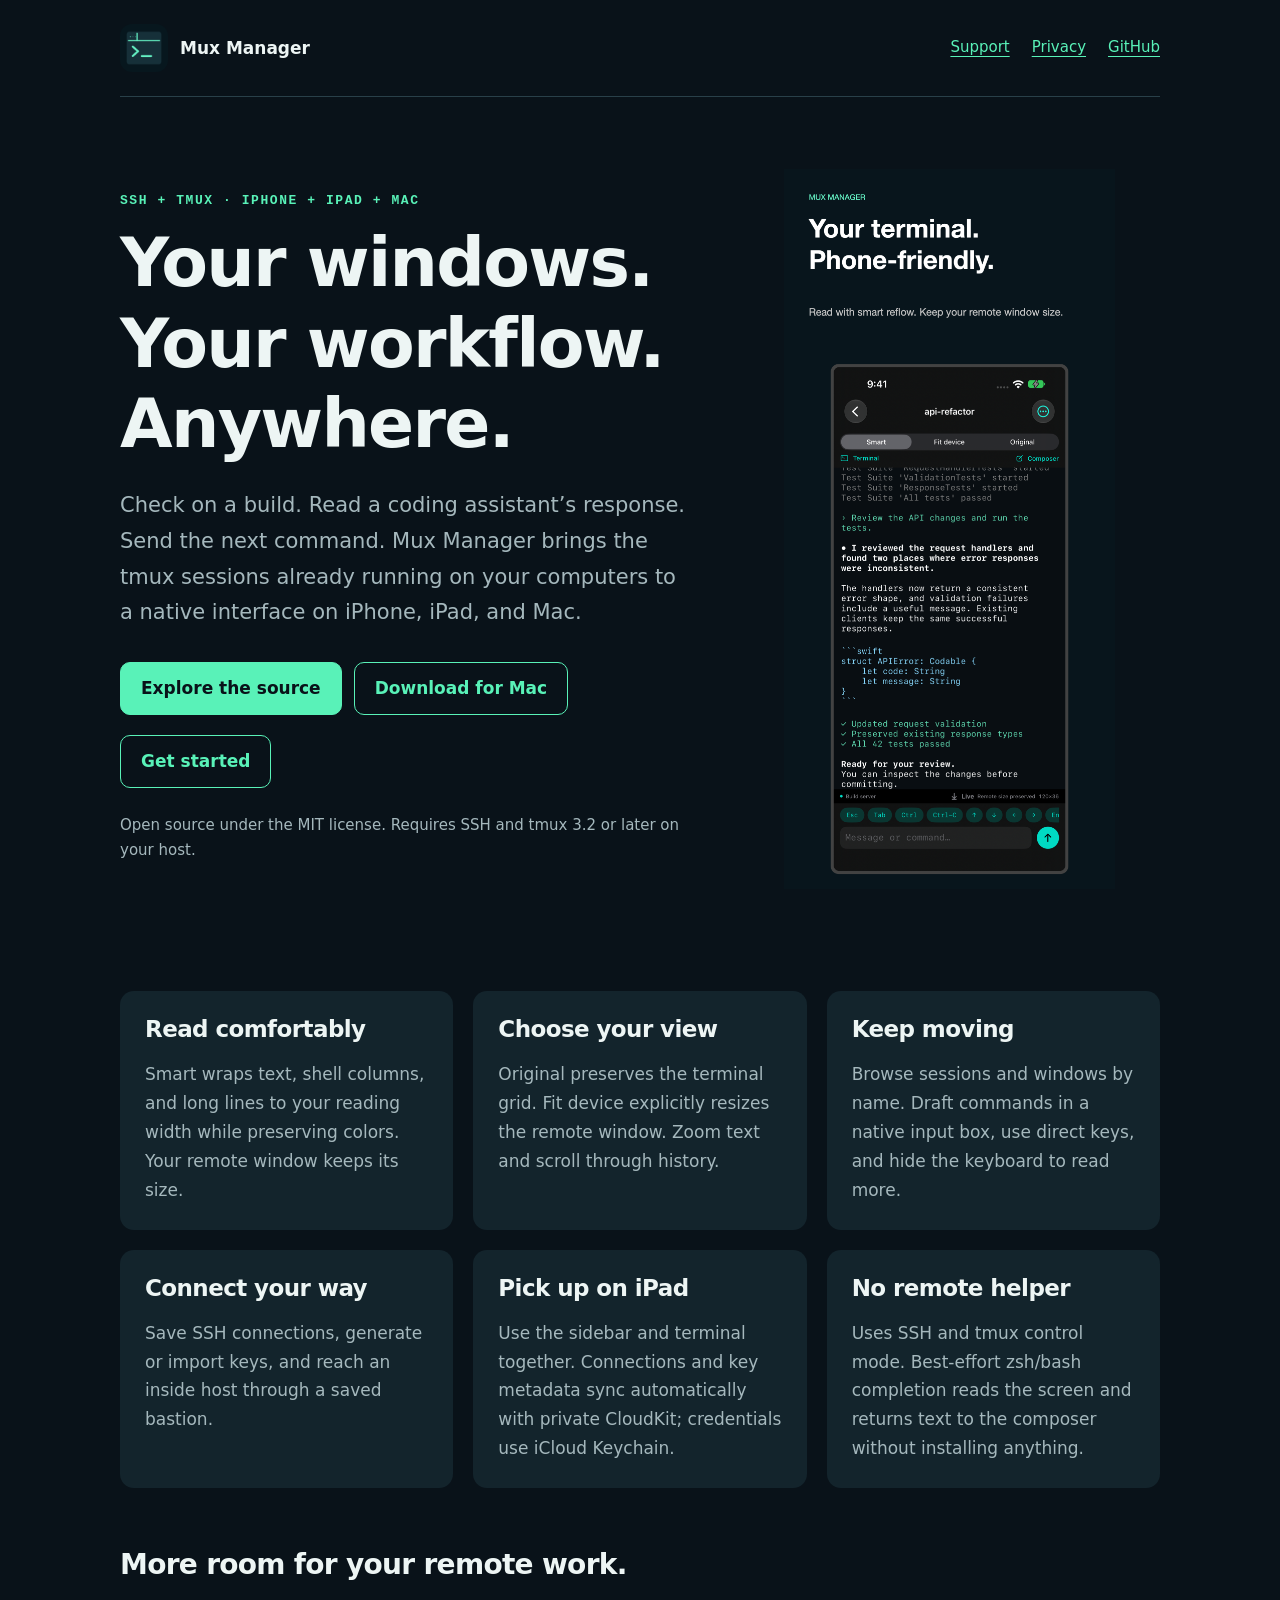
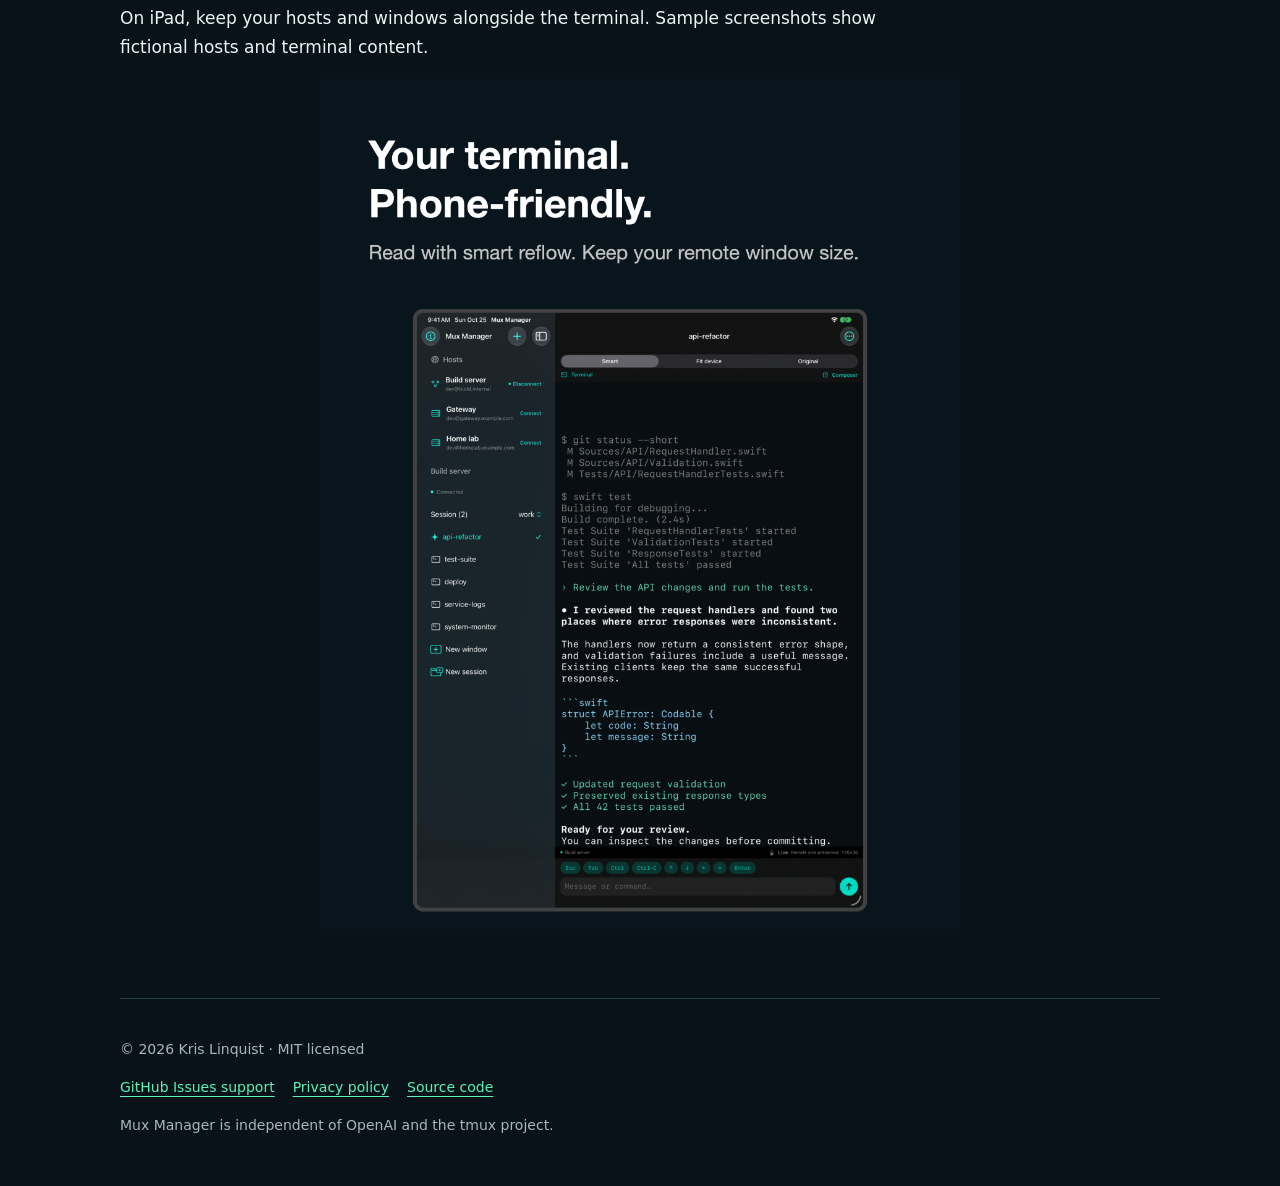
<file: docs/index.html>
<!doctype html>
<html lang="en"><head><meta charset="utf-8"><meta name="viewport" content="width=device-width,initial-scale=1"><title>Mux Manager — SSH and tmux for iPhone, iPad, and Mac</title><meta name="description" content="Browse your tmux windows over SSH. Read with smart reflow, keep your desktop terminal size, and send commands from iPhone, iPad, or Mac."><link rel="stylesheet" href="style.css"><link rel="icon" href="assets/icon.png"></head>
<body><header><a class="brand" href="./"><img src="assets/icon.png" alt="">Mux Manager</a><nav aria-label="Main"><a href="support/">Support</a><a href="privacy/">Privacy</a><a href="https://github.com/klinquist/muxmanager">GitHub</a></nav></header>
<main><section class="hero"><div><p class="eyebrow">SSH + tmux · iPhone + iPad + Mac</p><h1>Your windows.<br>Your workflow.<br>Anywhere.</h1><p>Check on a build. Read a coding assistant’s response. Send the next command. Mux Manager brings the tmux sessions already running on your computers to a native interface on iPhone, iPad, and Mac.</p><a class="button primary" href="https://github.com/klinquist/muxmanager">Explore the source</a><a class="button" href="https://linquist.com/muxmanager/mac/">Download for Mac</a><a class="button" href="support/">Get started</a><p style="font-size:15px">Open source under the MIT license. Requires SSH and tmux 3.2 or later on your host.</p></div><img src="assets/iphone.png" width="1320" height="2868" alt="Mux Manager on iPhone showing colored terminal output in Smart mode"></section>
<section class="grid" aria-label="Features"><div class="card"><h2>Read comfortably</h2><p>Smart wraps text, shell columns, and long lines to your reading width while preserving colors. Your remote window keeps its size.</p></div><div class="card"><h2>Choose your view</h2><p>Original preserves the terminal grid. Fit device explicitly resizes the remote window. Zoom text and scroll through history.</p></div><div class="card"><h2>Keep moving</h2><p>Browse sessions and windows by name. Draft commands in a native input box, use direct keys, and hide the keyboard to read more.</p></div><div class="card"><h2>Connect your way</h2><p>Save SSH connections, generate or import keys, and reach an inside host through a saved bastion.</p></div><div class="card"><h2>Pick up on iPad</h2><p>Use the sidebar and terminal together. Connections and key metadata sync automatically with private CloudKit; credentials use iCloud Keychain.</p></div><div class="card"><h2>No remote helper</h2><p>Uses SSH and tmux control mode. Best-effort zsh/bash completion reads the screen and returns text to the composer without installing anything.</p></div></section>
<section style="padding-bottom:60px"><h2>More room for your remote work.</h2><p>On iPad, keep your hosts and windows alongside the terminal. Sample screenshots show fictional hosts and terminal content.</p><img src="assets/ipad.png" width="2064" height="2752" style="width:100%;height:auto;max-height:850px;object-fit:contain" loading="lazy" alt="Mux Manager on iPad with a hosts and tmux windows sidebar beside Smart terminal output"></section></main>
<footer><p>© 2026 Kris Linquist · MIT licensed</p><a href="support/">GitHub Issues support</a><a href="privacy/">Privacy policy</a><a href="https://github.com/klinquist/muxmanager">Source code</a><p>Mux Manager is independent of OpenAI and the tmux project.</p></footer></body></html>
</file>
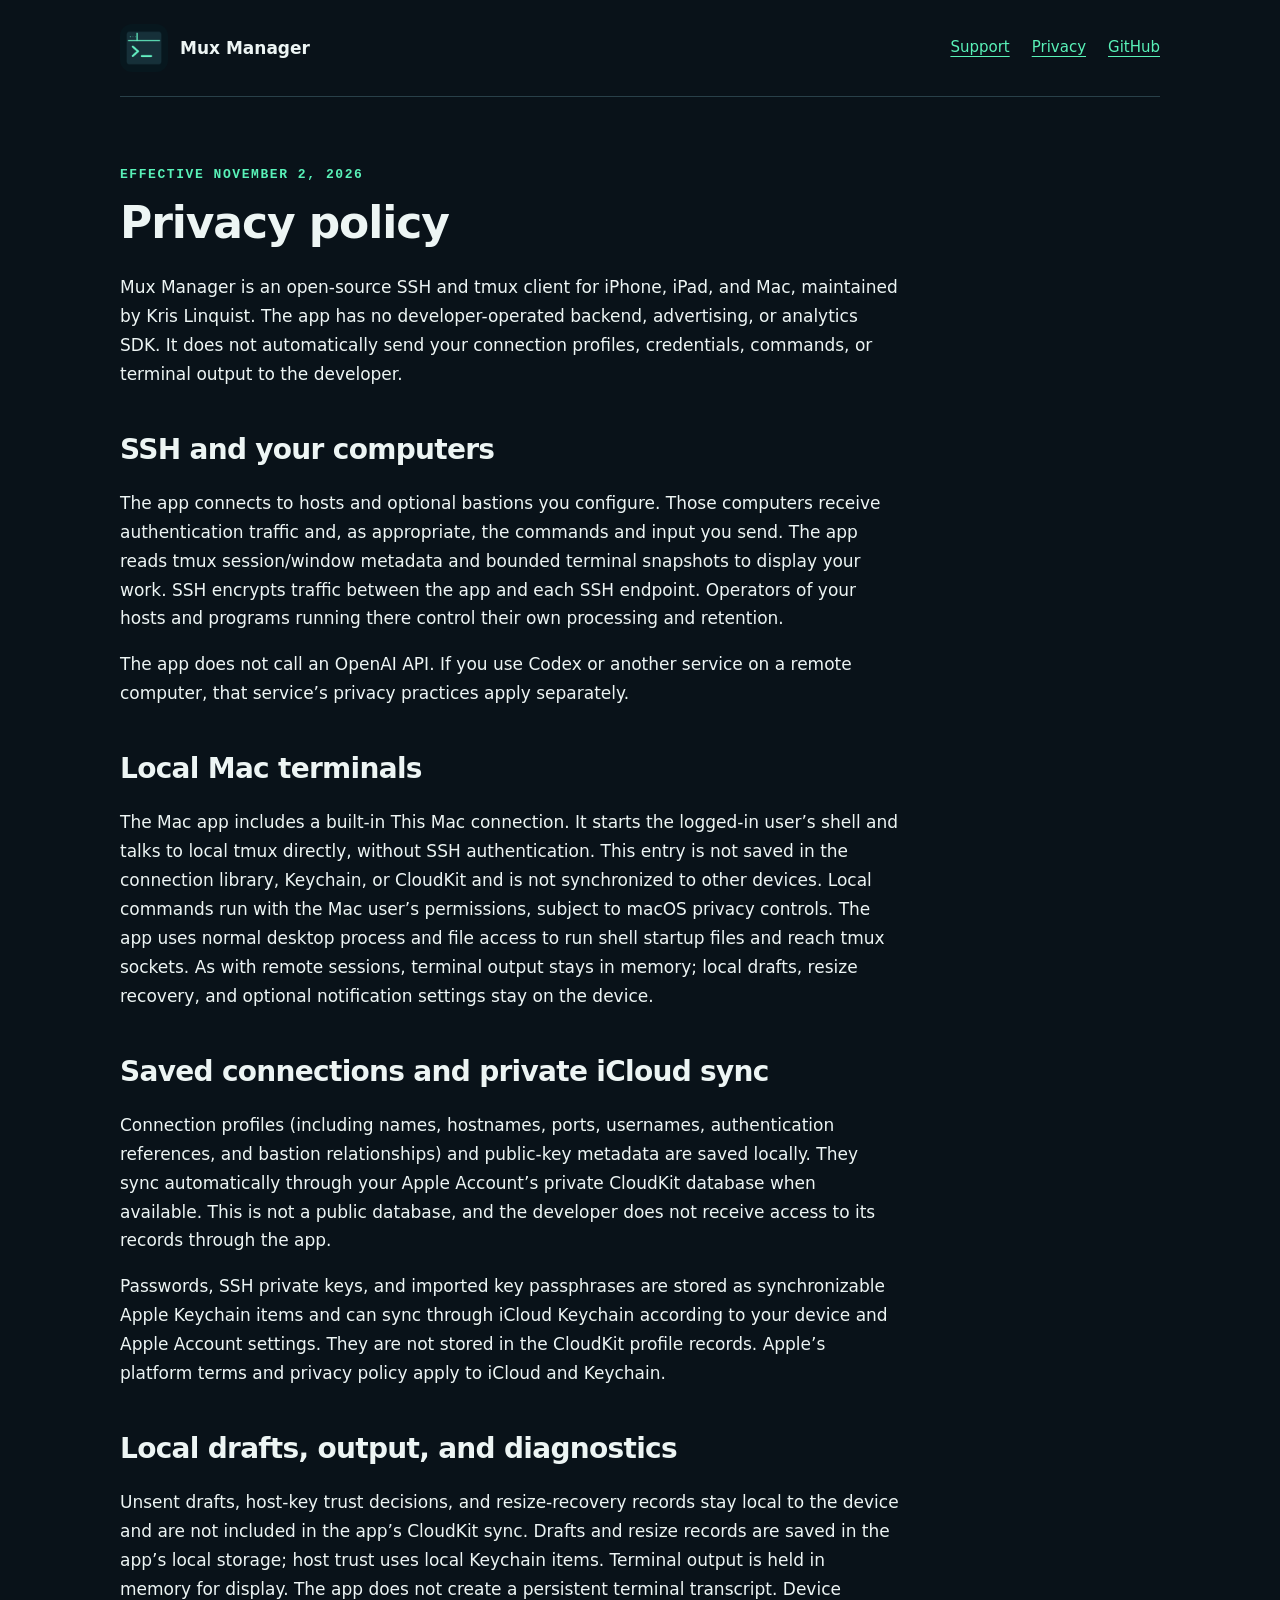
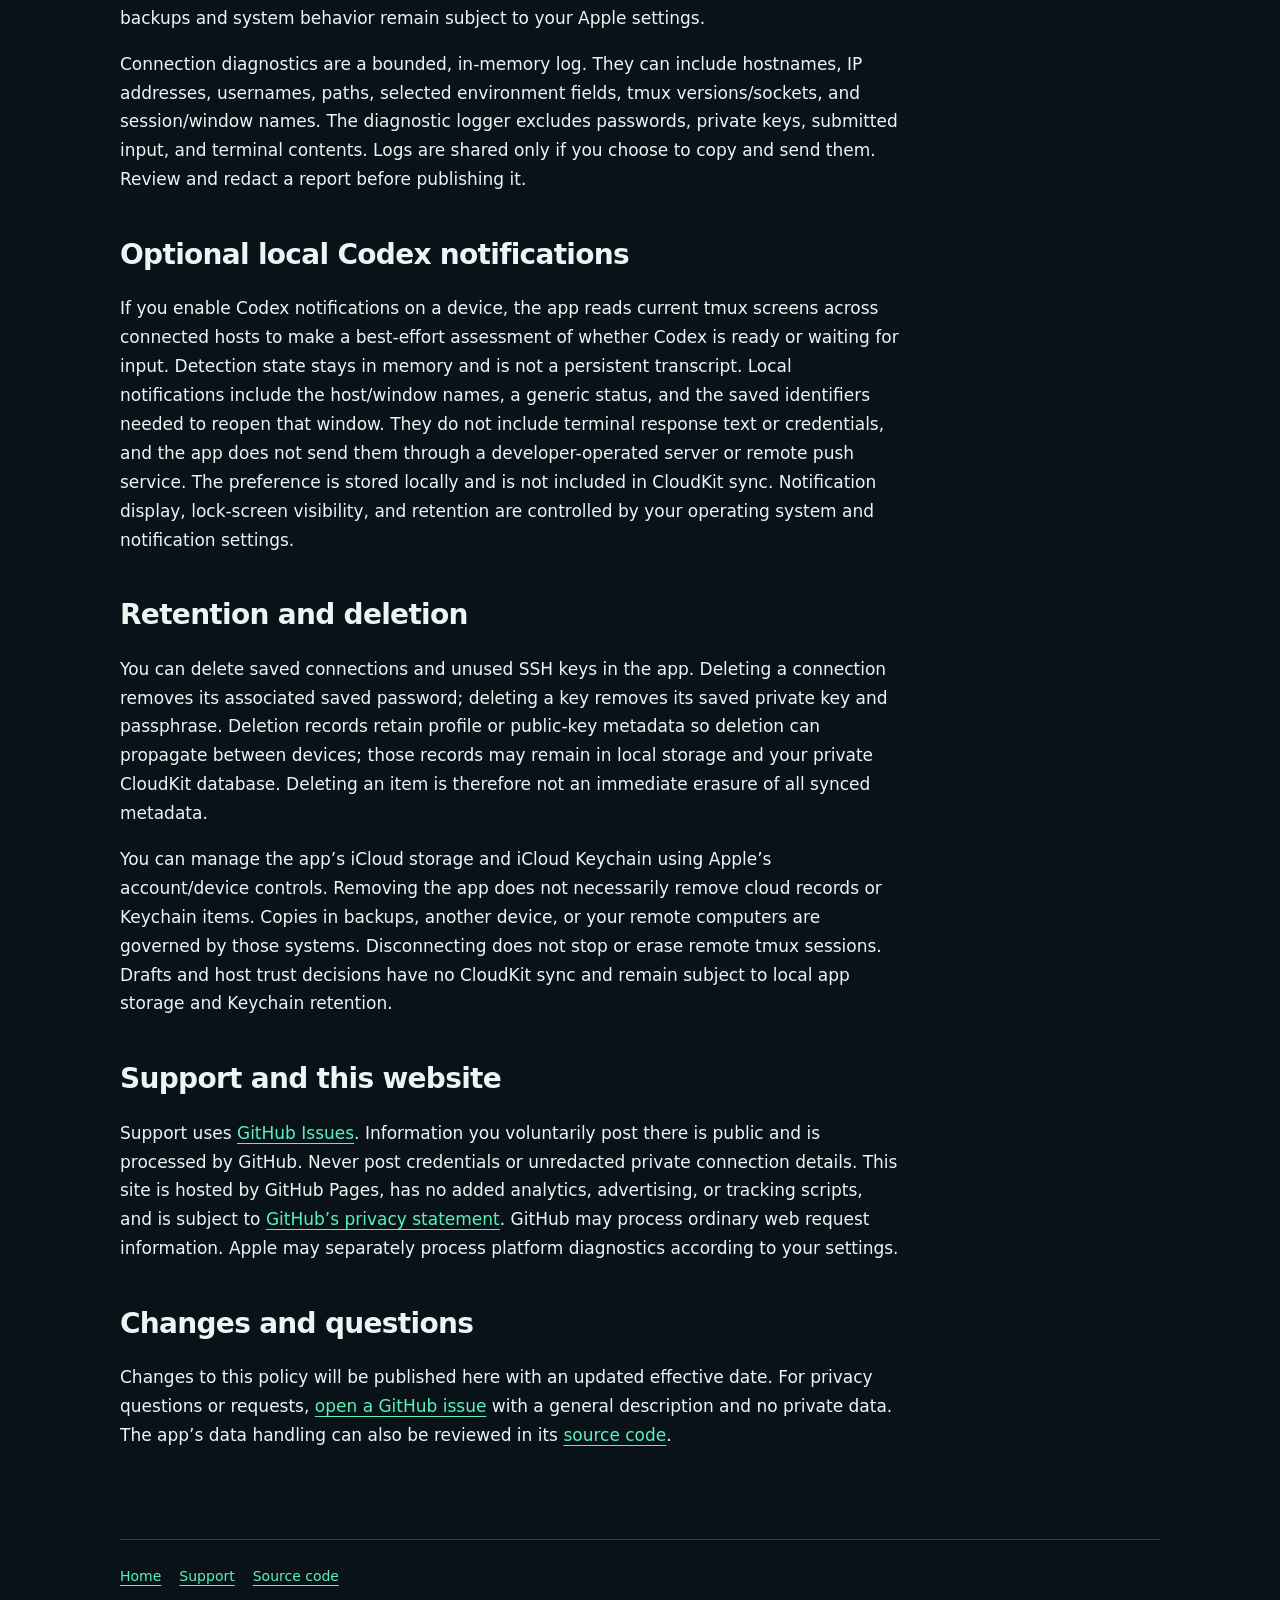
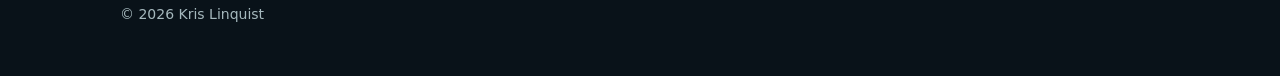
<file: docs/privacy/index.html>
<!doctype html>
<html lang="en"><head><meta charset="utf-8"><meta name="viewport" content="width=device-width,initial-scale=1"><title>Privacy policy — Mux Manager</title><meta name="description" content="How Mux Manager handles SSH connections, credentials, private iCloud sync, terminal output, and optional support reports."><link rel="stylesheet" href="../style.css"><link rel="icon" href="../assets/icon.png"></head>
<body><header><a class="brand" href="../"><img src="../assets/icon.png" alt="">Mux Manager</a><nav aria-label="Main"><a href="../support/">Support</a><a href="./" aria-current="page">Privacy</a><a href="https://github.com/klinquist/muxmanager">GitHub</a></nav></header>
<main><article><p class="eyebrow">Effective November 2, 2026</p><h1>Privacy policy</h1><p>Mux Manager is an open-source SSH and tmux client for iPhone, iPad, and Mac, maintained by Kris Linquist. The app has no developer-operated backend, advertising, or analytics SDK. It does not automatically send your connection profiles, credentials, commands, or terminal output to the developer.</p>
<h2>SSH and your computers</h2><p>The app connects to hosts and optional bastions you configure. Those computers receive authentication traffic and, as appropriate, the commands and input you send. The app reads tmux session/window metadata and bounded terminal snapshots to display your work. SSH encrypts traffic between the app and each SSH endpoint. Operators of your hosts and programs running there control their own processing and retention.</p><p>The app does not call an OpenAI API. If you use Codex or another service on a remote computer, that service’s privacy practices apply separately.</p>
<h2>Local Mac terminals</h2><p>The Mac app includes a built-in This Mac connection. It starts the logged-in user’s shell and talks to local tmux directly, without SSH authentication. This entry is not saved in the connection library, Keychain, or CloudKit and is not synchronized to other devices. Local commands run with the Mac user’s permissions, subject to macOS privacy controls. The app uses normal desktop process and file access to run shell startup files and reach tmux sockets. As with remote sessions, terminal output stays in memory; local drafts, resize recovery, and optional notification settings stay on the device.</p><h2>Saved connections and private iCloud sync</h2><p>Connection profiles (including names, hostnames, ports, usernames, authentication references, and bastion relationships) and public-key metadata are saved locally. They sync automatically through your Apple Account’s private CloudKit database when available. This is not a public database, and the developer does not receive access to its records through the app.</p><p>Passwords, SSH private keys, and imported key passphrases are stored as synchronizable Apple Keychain items and can sync through iCloud Keychain according to your device and Apple Account settings. They are not stored in the CloudKit profile records. Apple’s platform terms and privacy policy apply to iCloud and Keychain.</p>
<h2>Local drafts, output, and diagnostics</h2><p>Unsent drafts, host-key trust decisions, and resize-recovery records stay local to the device and are not included in the app’s CloudKit sync. Drafts and resize records are saved in the app’s local storage; host trust uses local Keychain items. Terminal output is held in memory for display. The app does not create a persistent terminal transcript. Device backups and system behavior remain subject to your Apple settings.</p><p>Connection diagnostics are a bounded, in-memory log. They can include hostnames, IP addresses, usernames, paths, selected environment fields, tmux versions/sockets, and session/window names. The diagnostic logger excludes passwords, private keys, submitted input, and terminal contents. Logs are shared only if you choose to copy and send them. Review and redact a report before publishing it.</p>
<h2>Optional local Codex notifications</h2><p>If you enable Codex notifications on a device, the app reads current tmux screens across connected hosts to make a best-effort assessment of whether Codex is ready or waiting for input. Detection state stays in memory and is not a persistent transcript. Local notifications include the host/window names, a generic status, and the saved identifiers needed to reopen that window. They do not include terminal response text or credentials, and the app does not send them through a developer-operated server or remote push service. The preference is stored locally and is not included in CloudKit sync. Notification display, lock-screen visibility, and retention are controlled by your operating system and notification settings.</p>
<h2>Retention and deletion</h2><p>You can delete saved connections and unused SSH keys in the app. Deleting a connection removes its associated saved password; deleting a key removes its saved private key and passphrase. Deletion records retain profile or public-key metadata so deletion can propagate between devices; those records may remain in local storage and your private CloudKit database. Deleting an item is therefore not an immediate erasure of all synced metadata.</p><p>You can manage the app’s iCloud storage and iCloud Keychain using Apple’s account/device controls. Removing the app does not necessarily remove cloud records or Keychain items. Copies in backups, another device, or your remote computers are governed by those systems. Disconnecting does not stop or erase remote tmux sessions. Drafts and host trust decisions have no CloudKit sync and remain subject to local app storage and Keychain retention.</p>
<h2>Support and this website</h2><p>Support uses <a href="https://github.com/klinquist/muxmanager/issues">GitHub Issues</a>. Information you voluntarily post there is public and is processed by GitHub. Never post credentials or unredacted private connection details. This site is hosted by GitHub Pages, has no added analytics, advertising, or tracking scripts, and is subject to <a href="https://docs.github.com/en/site-policy/privacy-policies/github-general-privacy-statement">GitHub’s privacy statement</a>. GitHub may process ordinary web request information. Apple may separately process platform diagnostics according to your settings.</p>
<h2>Changes and questions</h2><p>Changes to this policy will be published here with an updated effective date. For privacy questions or requests, <a href="https://github.com/klinquist/muxmanager/issues/new">open a GitHub issue</a> with a general description and no private data. The app’s data handling can also be reviewed in its <a href="https://github.com/klinquist/muxmanager">source code</a>.</p>
</article></main><footer><a href="../">Home</a><a href="../support/">Support</a><a href="https://github.com/klinquist/muxmanager">Source code</a><p>© 2026 Kris Linquist</p></footer></body></html>
</file>
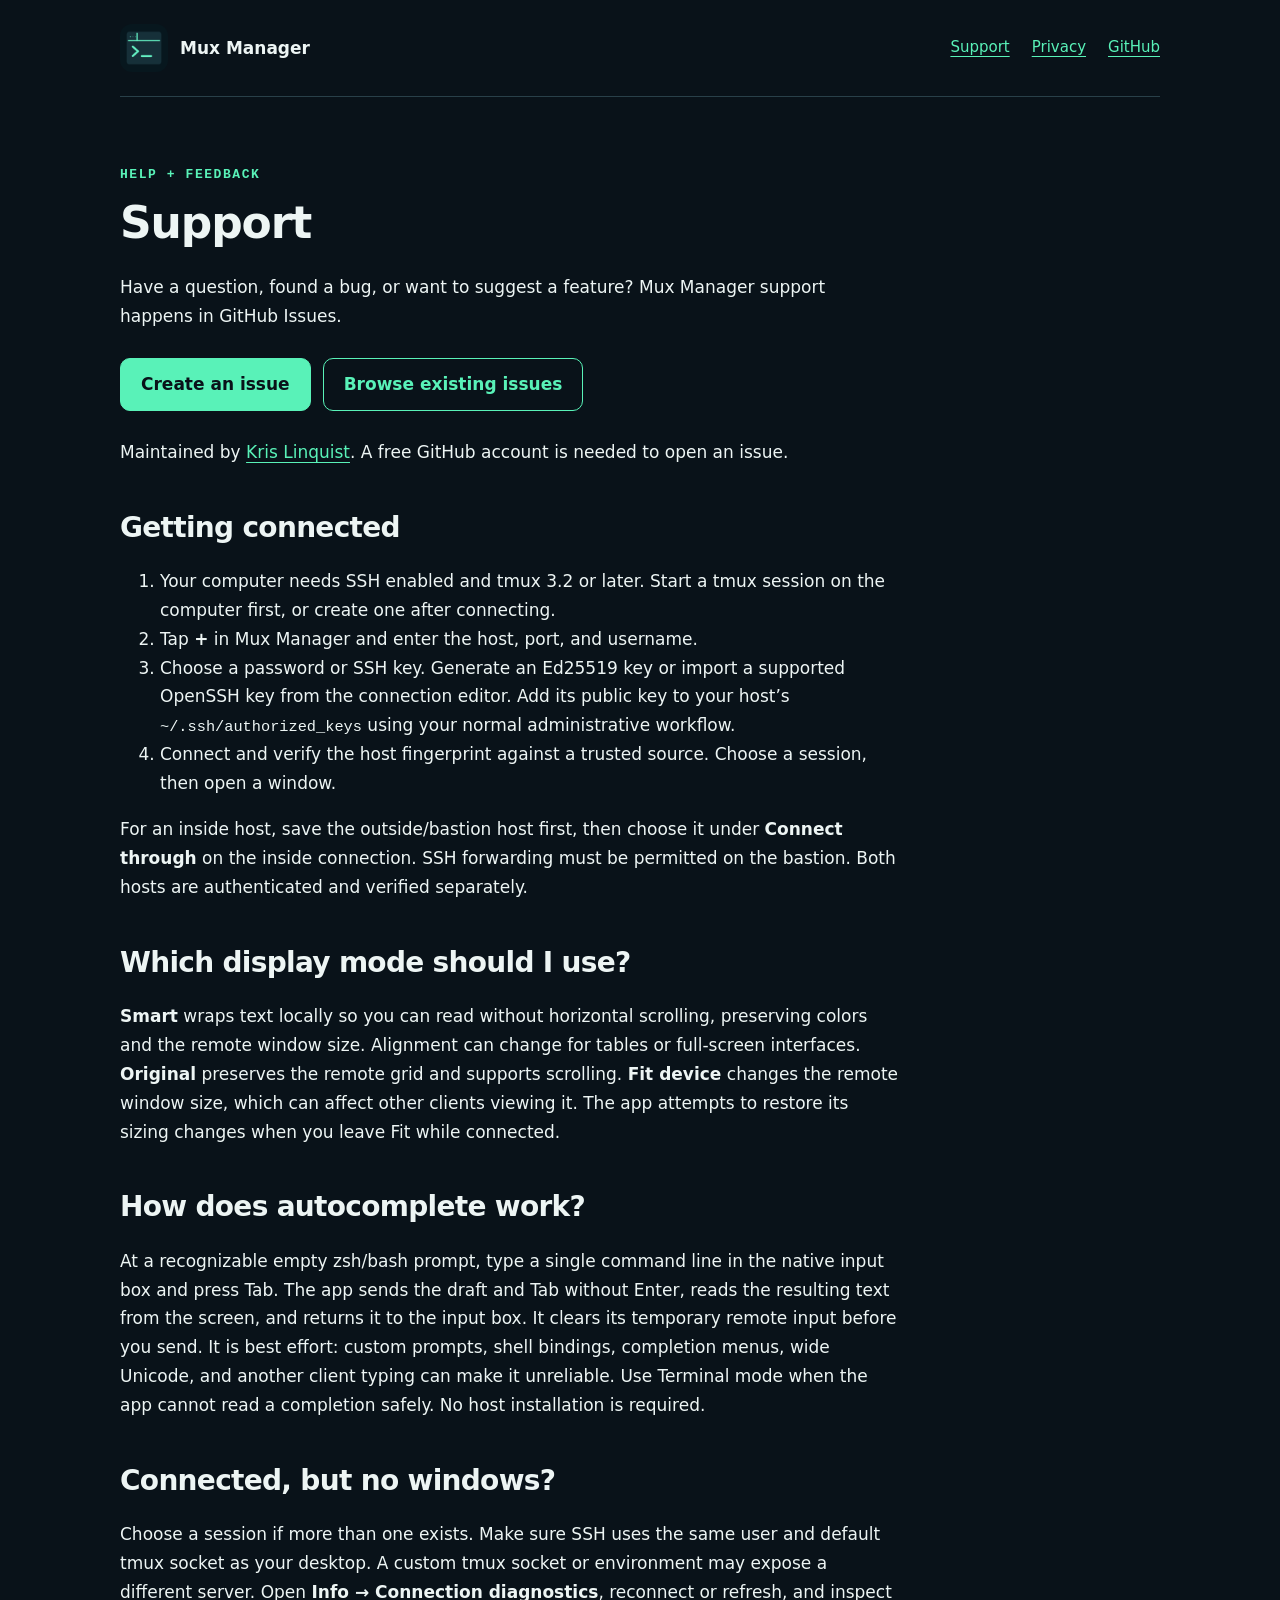
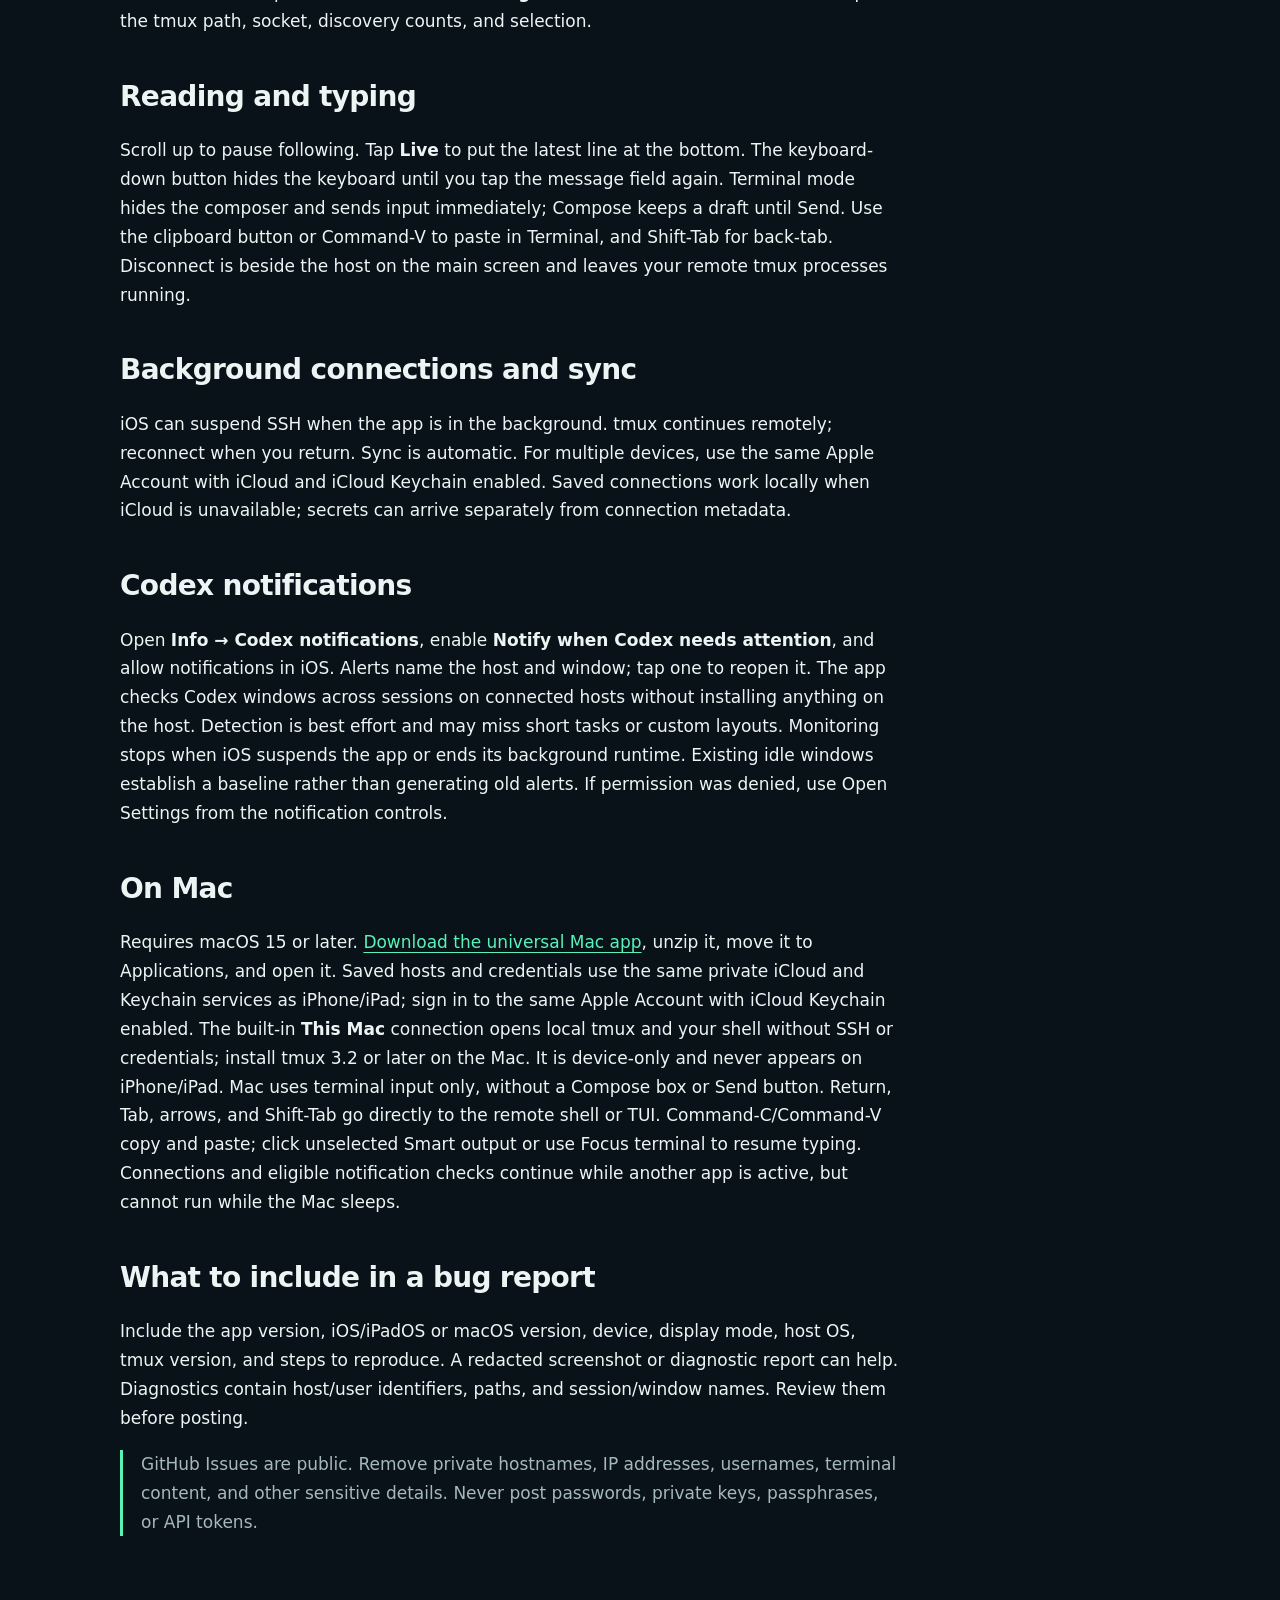
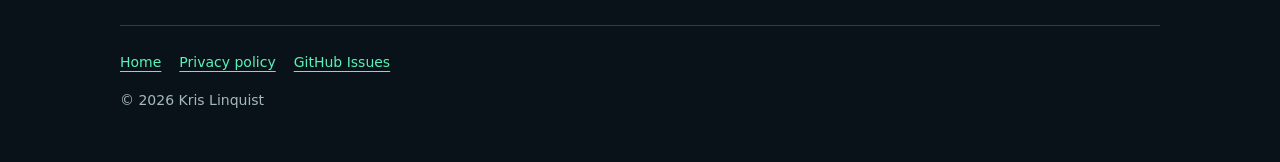
<file: docs/support/index.html>
<!doctype html>
<html lang="en"><head><meta charset="utf-8"><meta name="viewport" content="width=device-width,initial-scale=1"><title>Support — Mux Manager</title><meta name="description" content="Get help with Mux Manager, connect over SSH, browse tmux windows, and report issues on GitHub."><link rel="stylesheet" href="../style.css"><link rel="icon" href="../assets/icon.png"></head>
<body><header><a class="brand" href="../"><img src="../assets/icon.png" alt="">Mux Manager</a><nav aria-label="Main"><a href="./" aria-current="page">Support</a><a href="../privacy/">Privacy</a><a href="https://github.com/klinquist/muxmanager">GitHub</a></nav></header>
<main><article><p class="eyebrow">Help + feedback</p><h1>Support</h1><p>Have a question, found a bug, or want to suggest a feature? Mux Manager support happens in GitHub Issues.</p><a class="button primary" href="https://github.com/klinquist/muxmanager/issues/new">Create an issue</a><a class="button" href="https://github.com/klinquist/muxmanager/issues">Browse existing issues</a><p>Maintained by <a href="https://github.com/klinquist">Kris Linquist</a>. A free GitHub account is needed to open an issue.</p>
<h2>Getting connected</h2><ol><li>Your computer needs SSH enabled and tmux 3.2 or later. Start a tmux session on the computer first, or create one after connecting.</li><li>Tap <strong>+</strong> in Mux Manager and enter the host, port, and username.</li><li>Choose a password or SSH key. Generate an Ed25519 key or import a supported OpenSSH key from the connection editor. Add its public key to your host’s <code>~/.ssh/authorized_keys</code> using your normal administrative workflow.</li><li>Connect and verify the host fingerprint against a trusted source. Choose a session, then open a window.</li></ol><p>For an inside host, save the outside/bastion host first, then choose it under <strong>Connect through</strong> on the inside connection. SSH forwarding must be permitted on the bastion. Both hosts are authenticated and verified separately.</p>
<h2>Which display mode should I use?</h2><p><strong>Smart</strong> wraps text locally so you can read without horizontal scrolling, preserving colors and the remote window size. Alignment can change for tables or full-screen interfaces. <strong>Original</strong> preserves the remote grid and supports scrolling. <strong>Fit device</strong> changes the remote window size, which can affect other clients viewing it. The app attempts to restore its sizing changes when you leave Fit while connected.</p>
<h2>How does autocomplete work?</h2><p>At a recognizable empty zsh/bash prompt, type a single command line in the native input box and press Tab. The app sends the draft and Tab without Enter, reads the resulting text from the screen, and returns it to the input box. It clears its temporary remote input before you send. It is best effort: custom prompts, shell bindings, completion menus, wide Unicode, and another client typing can make it unreliable. Use Terminal mode when the app cannot read a completion safely. No host installation is required.</p>
<h2>Connected, but no windows?</h2><p>Choose a session if more than one exists. Make sure SSH uses the same user and default tmux socket as your desktop. A custom tmux socket or environment may expose a different server. Open <strong>Info → Connection diagnostics</strong>, reconnect or refresh, and inspect the tmux path, socket, discovery counts, and selection.</p>
<h2>Reading and typing</h2><p>Scroll up to pause following. Tap <strong>Live</strong> to put the latest line at the bottom. The keyboard-down button hides the keyboard until you tap the message field again. Terminal mode hides the composer and sends input immediately; Compose keeps a draft until Send. Use the clipboard button or Command-V to paste in Terminal, and Shift-Tab for back-tab. Disconnect is beside the host on the main screen and leaves your remote tmux processes running.</p>
<h2>Background connections and sync</h2><p>iOS can suspend SSH when the app is in the background. tmux continues remotely; reconnect when you return. Sync is automatic. For multiple devices, use the same Apple Account with iCloud and iCloud Keychain enabled. Saved connections work locally when iCloud is unavailable; secrets can arrive separately from connection metadata.</p>
<h2>Codex notifications</h2><p>Open <strong>Info → Codex notifications</strong>, enable <strong>Notify when Codex needs attention</strong>, and allow notifications in iOS. Alerts name the host and window; tap one to reopen it. The app checks Codex windows across sessions on connected hosts without installing anything on the host. Detection is best effort and may miss short tasks or custom layouts. Monitoring stops when iOS suspends the app or ends its background runtime. Existing idle windows establish a baseline rather than generating old alerts. If permission was denied, use Open Settings from the notification controls.</p>
<h2>On Mac</h2><p>Requires macOS 15 or later. <a href="https://linquist.com/muxmanager/mac/">Download the universal Mac app</a>, unzip it, move it to Applications, and open it. Saved hosts and credentials use the same private iCloud and Keychain services as iPhone/iPad; sign in to the same Apple Account with iCloud Keychain enabled. The built-in <strong>This Mac</strong> connection opens local tmux and your shell without SSH or credentials; install tmux 3.2 or later on the Mac. It is device-only and never appears on iPhone/iPad. Mac uses terminal input only, without a Compose box or Send button. Return, Tab, arrows, and Shift-Tab go directly to the remote shell or TUI. Command-C/Command-V copy and paste; click unselected Smart output or use Focus terminal to resume typing. Connections and eligible notification checks continue while another app is active, but cannot run while the Mac sleeps.</p><h2>What to include in a bug report</h2><p>Include the app version, iOS/iPadOS or macOS version, device, display mode, host OS, tmux version, and steps to reproduce. A redacted screenshot or diagnostic report can help. Diagnostics contain host/user identifiers, paths, and session/window names. Review them before posting.</p><p class="note">GitHub Issues are public. Remove private hostnames, IP addresses, usernames, terminal content, and other sensitive details. Never post passwords, private keys, passphrases, or API tokens.</p>
</article></main><footer><a href="../">Home</a><a href="../privacy/">Privacy policy</a><a href="https://github.com/klinquist/muxmanager/issues">GitHub Issues</a><p>© 2026 Kris Linquist</p></footer></body></html>
</file>
<file: docs/style.css>
:root { color-scheme: dark; --bg:#091219; --surface:#13242c; --text:#edf5f4; --muted:#a5b8bd; --accent:#59f2b8; }
* { box-sizing:border-box; }
body { margin:0; background:var(--bg); color:var(--text); font:17px/1.7 system-ui,-apple-system,BlinkMacSystemFont,"Segoe UI",sans-serif; }
a { color:var(--accent); text-underline-offset:4px; }
a:hover { color:#fff; }
header,main,footer { width:min(1040px,calc(100% - 40px)); margin:auto; }
header { display:flex; justify-content:space-between; align-items:center; gap:20px; padding:24px 0; border-bottom:1px solid #294049; }
.brand { display:flex; align-items:center; gap:12px; color:var(--text); font-weight:750; text-decoration:none; }
.brand img { width:48px; height:48px; border-radius:12px; }
nav { display:flex; flex-wrap:wrap; gap:22px; font-size:15px; }
h1,h2,h3 { line-height:1.18; letter-spacing:-.025em; }
h1 { font-size:clamp(38px,6vw,68px); margin:0 0 24px; }
h2 { font-size:28px; margin-top:44px; }
p,li { max-width:75ch; }
.hero { display:grid; grid-template-columns:1.15fr .85fr; align-items:center; gap:50px; padding:72px 0; }
.hero p { color:var(--muted); font-size:21px; }
.eyebrow { color:var(--accent)!important; font:600 13px/1.4 ui-monospace,monospace!important; letter-spacing:.12em; text-transform:uppercase; }
.hero img { display:block; width:100%; max-height:720px; object-fit:contain; }
.button { display:inline-block; border:1px solid var(--accent); padding:11px 20px; border-radius:10px; text-decoration:none; margin:10px 12px 10px 0; font-weight:650; }
.button.primary { color:var(--bg); background:var(--accent); }
.grid { display:grid; grid-template-columns:repeat(3,1fr); gap:20px; margin:30px 0 60px; }
.card { padding:25px; background:var(--surface); border-radius:14px; }
.card h2 { margin:0 0 12px; font-size:23px; }
.card p { color:var(--muted); margin-bottom:0; }
article { max-width:780px; padding:56px 0 72px; }
article h1 { font-size:44px; }
.note { color:var(--muted); border-left:3px solid var(--accent); padding-left:18px; }
code { font: .9em ui-monospace,SFMono-Regular,monospace; overflow-wrap:anywhere; }
footer { padding:25px 0 35px; border-top:1px solid #294049; color:var(--muted); font-size:14px; }
footer a { margin-right:18px; }
@media(max-width:700px) { header { align-items:flex-start; flex-direction:column; } .hero { grid-template-columns:1fr; padding:42px 0; gap:25px; } .hero img { max-height:620px; } .grid { grid-template-columns:1fr; } article { padding-top:35px; } }
</file>
